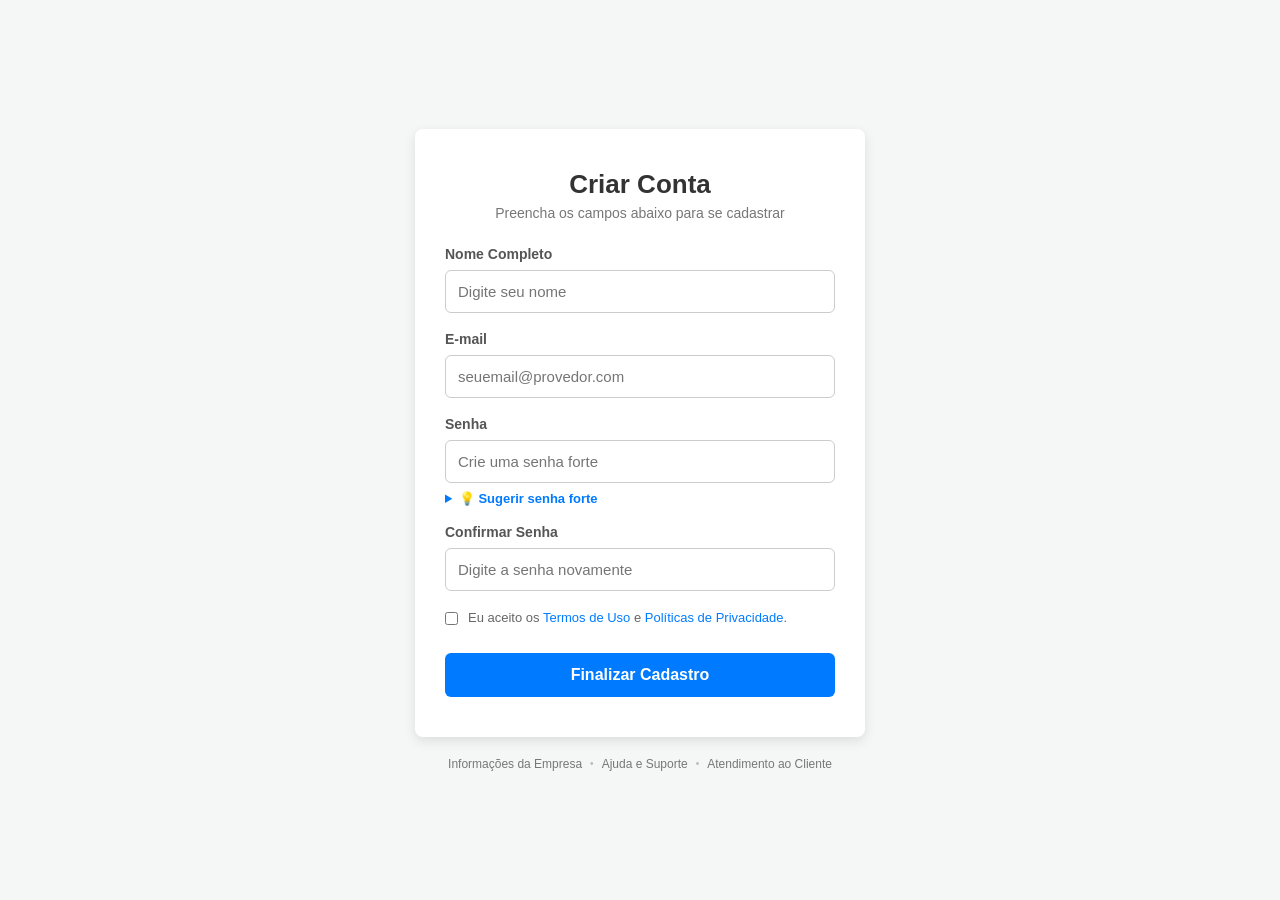
<file: atividade-2/index.html>
<!DOCTYPE html>
<html lang="pt-BR">
<head>
    <meta charset="UTF-8">
    <meta name="viewport" content="width=device-width, initial-scale=1.0">
    <title>Cadastro de Usuário</title>
    <link rel="stylesheet" href="style.css">
</head>
<body>

    <div class="page-wrapper">
        <!-- Container Principal do Formulário -->
        <div class="form-container">
            <h2>Criar Conta</h2>
            <p class="subtitle">Preencha os campos abaixo para se cadastrar</p>
            
            <form action="#" method="POST">
                <div class="form-group">
                    <label for="nome">Nome Completo</label>
                    <input type="text" id="nome" name="nome" placeholder="Digite seu nome" required autocomplete="name">
                </div>

                <div class="form-group">
                    <label for="email">E-mail</label>
                    <input type="email" id="email" name="email" placeholder="seuemail@provedor.com" required autocomplete="email">
                </div>

                <div class="form-group">
                    <label for="senha">Senha</label>
                    <input type="password" id="password" name="senha" placeholder="Crie uma senha forte" required autocomplete="new-password">
                    
                    <details class="sugestao-container">
                        <summary class="btn-sugerir">💡 Sugerir senha forte</summary>
                        <div class="sugestao-box">
                            <span class="sugestao-titulo">Copie a senha sugerida:</span>
                            <code class="sugestao-texto">K9#mX2!pL9$vQ7</code>
                        </div>
                    </details>
                </div>

                <div class="form-group">
                    <label for="confirmar-senha">Confirmar Senha</label>
                    <input type="password" id="confirmar-senha" name="confirmar-senha" placeholder="Digite a senha novamente" required autocomplete="new-password"
                           oninput="this.setCustomValidity(this.value != document.getElementById('password').value ? 'A senha não está igual' : '')">
                </div>

                <div class="form-checkbox">
                    <input type="checkbox" id="termos" name="termos" required>
                    <label for="termos">Eu aceito os <a href="#">Termos de Uso</a> e <a href="#">Políticas de Privacidade</a>.</label>
                </div>

                <button type="submit" class="btn-enviar">Finalizar Cadastro</button>
            </form>
        </div>

        <!-- Links adicionais inseridos embaixo do formulário -->
        <footer class="form-footer">
            <a href="#">Informações da Empresa</a>
            <span class="divisor">•</span>
            <a href="#">Ajuda e Suporte</a>
            <span class="divisor">•</span>
            <a href="#">Atendimento ao Cliente</a>
        </footer>
    </div>

</body>
</html>
</file>
<file: atividade-2/style.css>
/* Reset básico de estilos */
* {
    margin: 0;
    padding: 0;
    box-sizing: border-box;
    font-family: 'Segoe UI', Tahoma, Geneva, Verdana, sans-serif;
}

body {
    background-color: #f4f7f6;
    display: flex;
    justify-content: center;
    align-items: center;
    min-height: 100vh;
    padding: 20px;
}

/* Alinha o formulário e o rodapé verticalmente */
.page-wrapper {
    display: flex;
    flex-direction: column;
    align-items: center;
    width: 100%;
    max-width: 450px;
}

/* Container do Formulário */
.form-container {
    background-color: #ffffff;
    padding: 40px 30px;
    border-radius: 8px;
    box-shadow: 0 4px 12px rgba(0, 0, 0, 0.1);
    width: 100%;
    margin-bottom: 20px; /* Garante espaçamento para os links inferiores */
}

.form-container h2 {
    margin-bottom: 5px;
    color: #333333;
    font-size: 26px;
    text-align: center;
}

.subtitle {
    font-size: 14px;
    color: #777777;
    text-align: center;
    margin-bottom: 25px;
}

/* Grupos de campos */
.form-group {
    margin-bottom: 18px;
}

.form-group label {
    display: block;
    margin-bottom: 8px;
    color: #555555;
    font-size: 14px;
    font-weight: 600;
}

.form-group input {
    width: 100%;
    padding: 12px;
    border: 1px solid #cccccc;
    border-radius: 6px;
    font-size: 15px;
    color: #333333;
    outline: none;
    transition: border-color 0.3s ease, box-shadow 0.3s ease;
}

/* Efeito de clique no campo */
.form-group input:focus {
    border-color: #007bff;
    box-shadow: 0 0 5px rgba(0, 123, 255, 0.2);
}

/* Erro nativo se as senhas divergirem */
.form-group input:invalid:not(:placeholder-shown) {
    border-color: #dc3545;
    box-shadow: 0 0 5px rgba(220, 53, 69, 0.2);
}

/* Container da sugestão interativa */
.sugestao-container {
    margin-top: 8px;
}

.btn-sugerir {
    font-size: 13px;
    color: #007bff;
    cursor: pointer;
    font-weight: 600;
    user-select: none;
    outline: none;
}

.btn-sugerir:hover {
    text-decoration: underline;
    color: #0056b3;
}

/* Caixa com a senha que só aparece ao abrir */
.sugestao-box {
    margin-top: 8px;
    padding: 10px;
    background-color: #e8f5e9;
    border-left: 4px solid #2e7d32;
    border-radius: 4px;
    animation: abrirSuave 0.3s ease-out;
}

.sugestao-titulo {
    display: block;
    font-size: 11px;
    color: #2e7d32;
    font-weight: bold;
    margin-bottom: 4px;
}

.sugestao-texto {
    font-family: 'Courier New', Courier, monospace;
    font-size: 14px;
    color: #1b5e20;
    font-weight: bold;
    user-select: all;
}

@keyframes abrirSuave {
    from { opacity: 0; transform: translateY(-5px); }
    to { opacity: 1; transform: translateY(0); }
}

/* Estilo para checkbox */
.form-checkbox {
    display: flex;
    align-items: flex-start;
    gap: 10px;
    margin-bottom: 25px;
}

.form-checkbox input {
    margin-top: 3px;
    cursor: pointer;
}

.form-checkbox label {
    font-size: 13px;
    color: #666666;
    line-height: 1.4;
}

.form-checkbox a {
    color: #007bff;
    text-decoration: none;
}

.form-checkbox a:hover {
    text-decoration: underline;
}

/* Botão de Envio */
.btn-enviar {
    width: 100%;
    padding: 13px;
    background-color: #007bff;
    color: #ffffff;
    border: none;
    border-radius: 6px;
    font-size: 16px;
    font-weight: bold;
    cursor: pointer;
    transition: background-color 0.3s ease;
}

.btn-enviar:hover {
    background-color: #0056b3;
}

/* Estilização do Rodapé Inferior */
.form-footer {
    display: flex;
    justify-content: center;
    align-items: center;
    flex-wrap: wrap;
    gap: 8px;
    width: 100%;
}

.form-footer a {
    font-size: 12px;
    color: #777777;
    text-decoration: none;
    transition: color 0.2s ease;
}

.form-footer a:hover {
    color: #333333;
    text-decoration: underline;
}

.form-footer .divisor {
    font-size: 10px;
    color: #bbbbbb;
    user-select: none;
}
</file>
